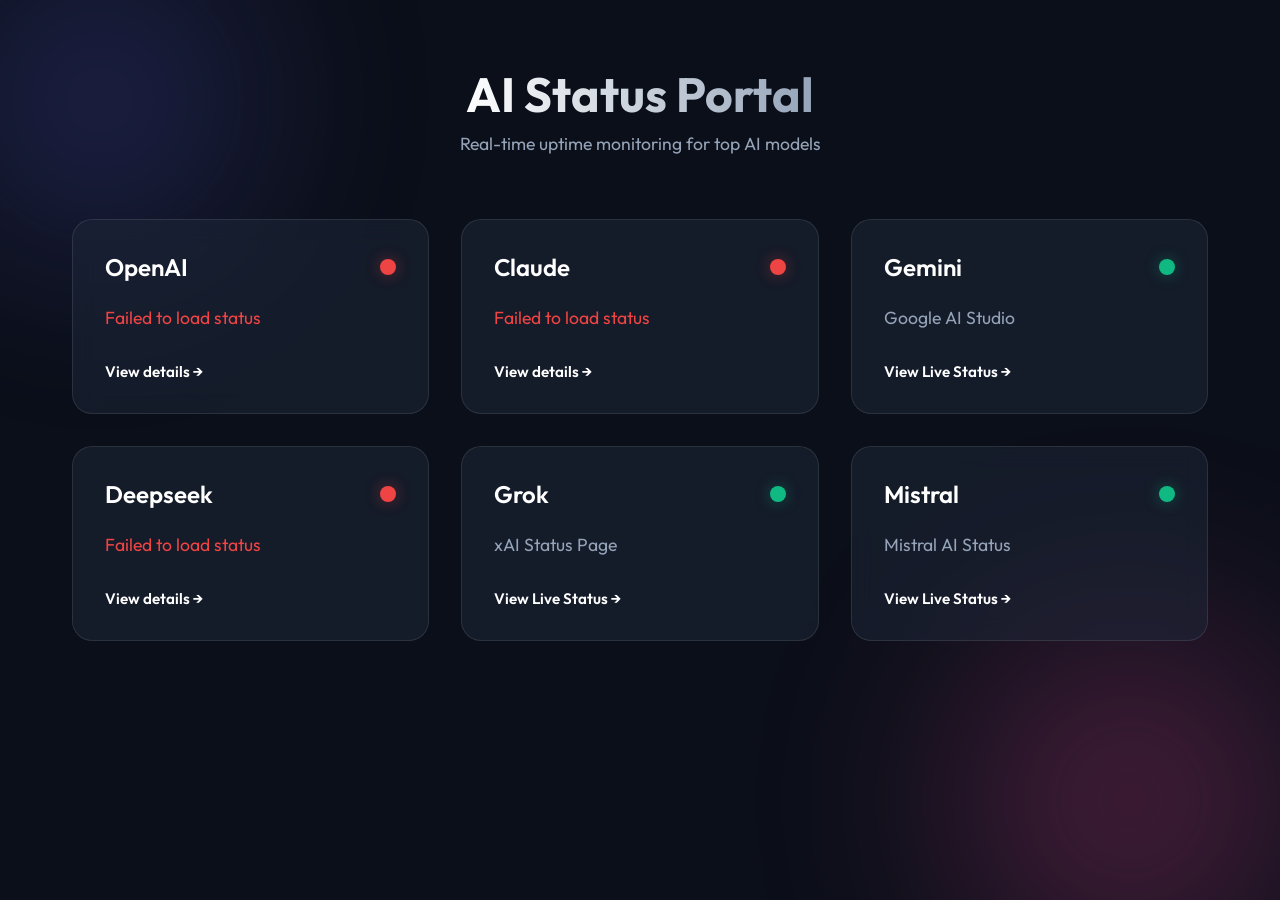
<file: index.html>
<!DOCTYPE html>
<html lang="en">
<head>
    <meta charset="UTF-8">
    <meta name="viewport" content="width=device-width, initial-scale=1.0">
    <title>AI Status Portal</title>
    <meta name="description" content="Live uptime status for major AI APIs including OpenAI, Claude, and Gemini.">
    <link rel="preconnect" href="https://fonts.googleapis.com">
    <link rel="preconnect" href="https://fonts.gstatic.com" crossorigin>
    <link href="https://fonts.googleapis.com/css2?family=Outfit:wght@300;400;600;700&display=swap" rel="stylesheet">
    <link rel="stylesheet" href="style.css">
</head>
<body>
    <div class="background-effects">
        <div class="glow glow-1"></div>
        <div class="glow glow-2"></div>
    </div>

    <main class="container">
        <header>
            <h1>AI Status Portal</h1>
            <p>Real-time uptime monitoring for top AI models</p>
        </header>

        <div class="grid" id="status-grid">
            <!-- OpenAI Card -->
            <div class="card" id="card-openai">
                <div class="card-header">
                    <h2>OpenAI</h2>
                    <span class="status-indicator loading"></span>
                </div>
                <div class="card-body">
                    <p class="status-text">Fetching status...</p>
                </div>
                <div class="card-footer">
                    <a href="https://status.openai.com/" target="_blank" rel="noopener noreferrer">View details &rarr;</a>
                </div>
            </div>

            <!-- Claude Card -->
            <div class="card" id="card-claude">
                <div class="card-header">
                    <h2>Claude</h2>
                    <span class="status-indicator loading"></span>
                </div>
                <div class="card-body">
                    <p class="status-text">Fetching status...</p>
                </div>
                <div class="card-footer">
                    <a href="https://status.claude.com/" target="_blank" rel="noopener noreferrer">View details &rarr;</a>
                </div>
            </div>

            <!-- Gemini Card (Static/Link) -->
            <div class="card" id="card-gemini">
                <div class="card-header">
                    <h2>Gemini</h2>
                    <span class="status-indicator none"></span>
                </div>
                <div class="card-body">
                    <p class="status-text">Google AI Studio</p>
                </div>
                <div class="card-footer">
                    <a href="https://aistudio.google.com/status" target="_blank" rel="noopener noreferrer">View Live Status &rarr;</a>
                </div>
            </div>

            <!-- Deepseek Card -->
            <div class="card" id="card-deepseek">
                <div class="card-header">
                    <h2>Deepseek</h2>
                    <span class="status-indicator loading"></span>
                </div>
                <div class="card-body">
                    <p class="status-text">Fetching status...</p>
                </div>
                <div class="card-footer">
                    <a href="https://status.deepseek.com/" target="_blank" rel="noopener noreferrer">View details &rarr;</a>
                </div>
            </div>

            <!-- Grok Card (Static/Link) -->
            <div class="card" id="card-grok">
                <div class="card-header">
                    <h2>Grok</h2>
                    <span class="status-indicator none"></span>
                </div>
                <div class="card-body">
                    <p class="status-text">xAI Status Page</p>
                </div>
                <div class="card-footer">
                    <a href="https://status.x.ai/grok-com" target="_blank" rel="noopener noreferrer">View Live Status &rarr;</a>
                </div>
            </div>

            <!-- Mistral Card (Static/Link) -->
            <div class="card" id="card-mistral">
                <div class="card-header">
                    <h2>Mistral</h2>
                    <span class="status-indicator none"></span>
                </div>
                <div class="card-body">
                    <p class="status-text">Mistral AI Status</p>
                </div>
                <div class="card-footer">
                    <a href="https://status.mistral.ai/" target="_blank" rel="noopener noreferrer">View Live Status &rarr;</a>
                </div>
            </div>
        </div>
    </main>

    <script src="script.js"></script>
</body>
</html>
</file>
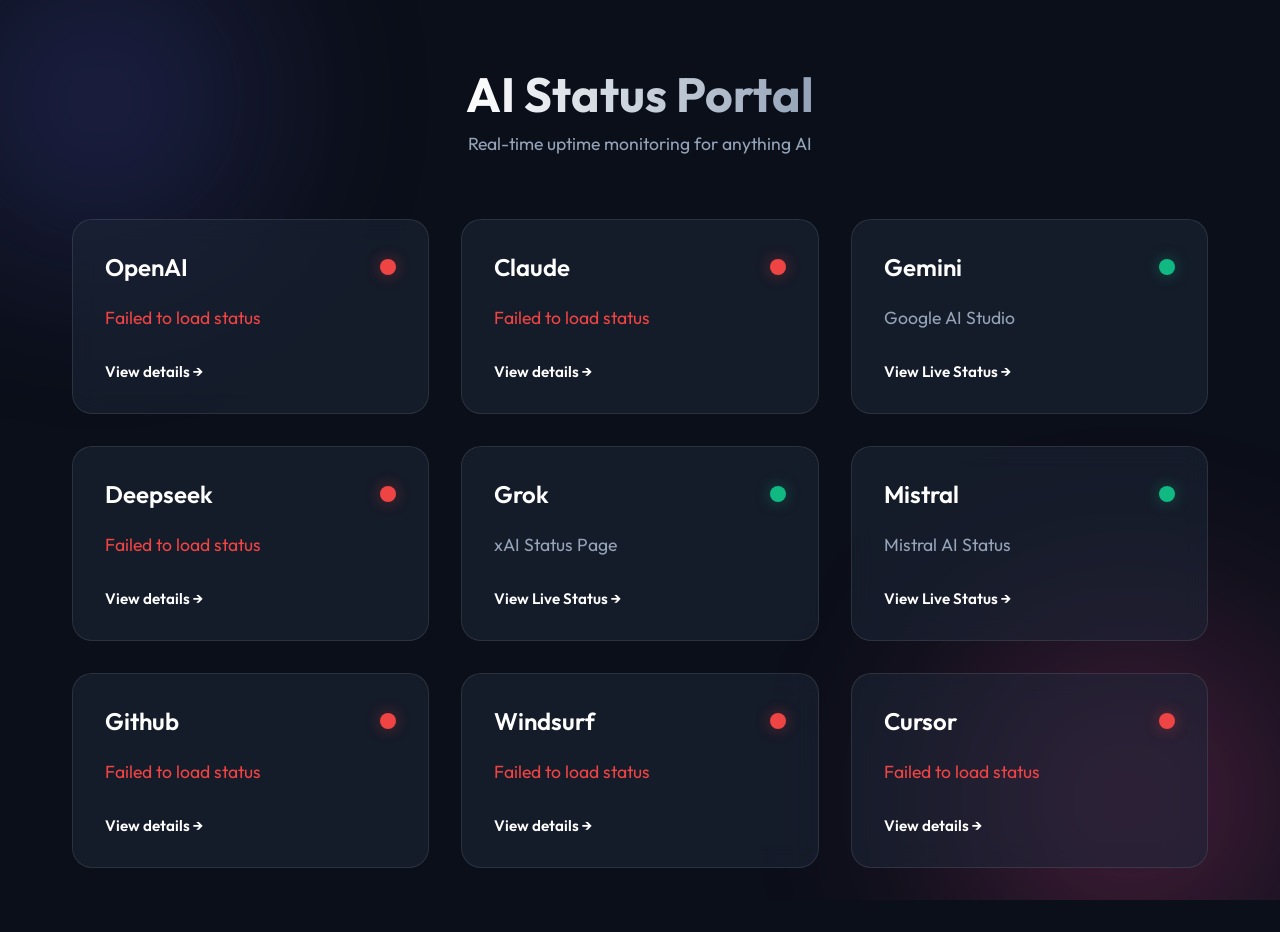
<file: public/index.html>
<!DOCTYPE html>
<html lang="en">

<head>
    <meta charset="UTF-8">
    <meta name="viewport" content="width=device-width, initial-scale=1.0">
    <title>AI Status Portal</title>
    <meta name="description" content="Live uptime status for major AI APIs including OpenAI, Claude, and Gemini.">
    <link rel="preconnect" href="https://fonts.googleapis.com">
    <link rel="preconnect" href="https://fonts.gstatic.com" crossorigin>
    <link href="https://fonts.googleapis.com/css2?family=Outfit:wght@300;400;600;700&display=swap" rel="stylesheet">
    <link rel="stylesheet" href="style.css">
</head>

<body>
    <div class="background-effects">
        <div class="glow glow-1"></div>
        <div class="glow glow-2"></div>
    </div>

    <main class="container">
        <header>
            <h1>AI Status Portal</h1>
            <p>Real-time uptime monitoring for anything AI</p>
        </header>

        <div class="grid" id="status-grid">
            <!-- OpenAI Card -->
            <div class="card" id="card-openai">
                <div class="card-header">
                    <h2>OpenAI</h2>
                    <span class="status-indicator loading"></span>
                </div>
                <div class="card-body">
                    <p class="status-text">Fetching status...</p>
                </div>
                <div class="card-footer">
                    <a href="https://status.openai.com/" target="_blank" rel="noopener noreferrer">View details
                        &rarr;</a>
                </div>
            </div>

            <!-- Claude Card -->
            <div class="card" id="card-claude">
                <div class="card-header">
                    <h2>Claude</h2>
                    <span class="status-indicator loading"></span>
                </div>
                <div class="card-body">
                    <p class="status-text">Fetching status...</p>
                </div>
                <div class="card-footer">
                    <a href="https://status.claude.com/" target="_blank" rel="noopener noreferrer">View details
                        &rarr;</a>
                </div>
            </div>

            <!-- Gemini Card (Static/Link) -->
            <div class="card" id="card-gemini">
                <div class="card-header">
                    <h2>Gemini</h2>
                    <span class="status-indicator none"></span>
                </div>
                <div class="card-body">
                    <p class="status-text">Google AI Studio</p>
                </div>
                <div class="card-footer">
                    <a href="https://aistudio.google.com/status" target="_blank" rel="noopener noreferrer">View Live
                        Status &rarr;</a>
                </div>
            </div>

            <!-- Deepseek Card -->
            <div class="card" id="card-deepseek">
                <div class="card-header">
                    <h2>Deepseek</h2>
                    <span class="status-indicator loading"></span>
                </div>
                <div class="card-body">
                    <p class="status-text">Fetching status...</p>
                </div>
                <div class="card-footer">
                    <a href="https://status.deepseek.com/" target="_blank" rel="noopener noreferrer">View details
                        &rarr;</a>
                </div>
            </div>

            <!-- Grok Card (Static/Link) -->
            <div class="card" id="card-grok">
                <div class="card-header">
                    <h2>Grok</h2>
                    <span class="status-indicator none"></span>
                </div>
                <div class="card-body">
                    <p class="status-text">xAI Status Page</p>
                </div>
                <div class="card-footer">
                    <a href="https://status.x.ai/grok-com" target="_blank" rel="noopener noreferrer">View Live Status
                        &rarr;</a>
                </div>
            </div>

            <!-- Mistral Card (Static/Link) -->
            <div class="card" id="card-mistral">
                <div class="card-header">
                    <h2>Mistral</h2>
                    <span class="status-indicator none"></span>
                </div>
                <div class="card-body">
                    <p class="status-text">Mistral AI Status</p>
                </div>
                <div class="card-footer">
                    <a href="https://status.mistral.ai/" target="_blank" rel="noopener noreferrer">View Live Status
                        &rarr;</a>
                </div>
            </div>
            <!-- Github Card -->
            <div class="card" id="card-github">
                <div class="card-header">
                    <h2>Github</h2>
                    <span class="status-indicator loading"></span>
                </div>
                <div class="card-body">
                    <p class="status-text">Fetching status...</p>
                </div>
                <div class="card-footer">
                    <a href="https://www.githubstatus.com/" target="_blank" rel="noopener noreferrer">View details
                        &rarr;</a>
                </div>
            </div>

            <!-- Windsurf Card -->
            <div class="card" id="card-windsurf">
                <div class="card-header">
                    <h2>Windsurf</h2>
                    <span class="status-indicator loading"></span>
                </div>
                <div class="card-body">
                    <p class="status-text">Fetching status...</p>
                </div>
                <div class="card-footer">
                    <a href="https://status.windsurf.com/" target="_blank" rel="noopener noreferrer">View details
                        &rarr;</a>
                </div>
            </div>

            <!-- Cursor Card -->
            <div class="card" id="card-cursor">
                <div class="card-header">
                    <h2>Cursor</h2>
                    <span class="status-indicator loading"></span>
                </div>
                <div class="card-body">
                    <p class="status-text">Fetching status...</p>
                </div>
                <div class="card-footer">
                    <a href="https://status.cursor.com/" target="_blank" rel="noopener noreferrer">View details
                        &rarr;</a>
                </div>
            </div>
        </div>
    </main>

    <script src="script.js"></script>
</body>

</html>
</file>
<file: style.css>
:root {
    --bg-color: #0b0f19;
    --text-primary: #ffffff;
    --text-secondary: #94a3b8;
    --card-bg: rgba(30, 41, 59, 0.5);
    --card-border: rgba(255, 255, 255, 0.1);
    
    --status-green: #10b981;
    --status-green-glow: rgba(16, 185, 129, 0.4);
    
    --status-yellow: #f59e0b;
    --status-yellow-glow: rgba(245, 158, 11, 0.4);
    
    --status-red: #ef4444;
    --status-red-glow: rgba(239, 68, 68, 0.4);

    --status-loading: #6366f1;
}

* {
    margin: 0;
    padding: 0;
    box-sizing: border-box;
}

body {
    font-family: 'Outfit', sans-serif;
    background-color: var(--bg-color);
    color: var(--text-primary);
    min-height: 100vh;
    display: flex;
    flex-direction: column;
    align-items: center;
    position: relative;
    overflow-x: hidden;
}

/* Background Effects */
.background-effects {
    position: fixed;
    top: 0;
    left: 0;
    width: 100%;
    height: 100%;
    z-index: -1;
    overflow: hidden;
    pointer-events: none;
}

.glow {
    position: absolute;
    border-radius: 50%;
    filter: blur(100px);
    opacity: 0.4;
    animation: float 10s infinite ease-in-out alternate;
}

.glow-1 {
    width: 400px;
    height: 400px;
    background: radial-gradient(circle, #6366f1, transparent 70%);
    top: -100px;
    left: -100px;
}

.glow-2 {
    width: 500px;
    height: 500px;
    background: radial-gradient(circle, #ec4899, transparent 70%);
    bottom: -150px;
    right: -100px;
    animation-delay: -5s;
}

@keyframes float {
    0% { transform: translate(0, 0) scale(1); }
    100% { transform: translate(30px, 50px) scale(1.1); }
}

/* Container & Header */
.container {
    width: 100%;
    max-width: 1200px;
    padding: 4rem 2rem;
    display: flex;
    flex-direction: column;
    align-items: center;
}

header {
    text-align: center;
    margin-bottom: 4rem;
}

header h1 {
    font-size: 3rem;
    font-weight: 700;
    background: linear-gradient(to right, #fff, #94a3b8);
    -webkit-background-clip: text;
    color: transparent;
    margin-bottom: 0.5rem;
}

header p {
    font-size: 1.1rem;
    color: var(--text-secondary);
}

/* Grid & Cards */
.grid {
    display: grid;
    grid-template-columns: repeat(auto-fit, minmax(280px, 1fr));
    gap: 2rem;
    width: 100%;
}

.card {
    background: var(--card-bg);
    border: 1px solid var(--card-border);
    border-radius: 20px;
    padding: 2rem;
    backdrop-filter: blur(12px);
    -webkit-backdrop-filter: blur(12px);
    transition: transform 0.3s ease, box-shadow 0.3s ease;
    display: flex;
    flex-direction: column;
    height: 100%;
}

.card:hover {
    transform: translateY(-5px);
    box-shadow: 0 10px 30px rgba(0, 0, 0, 0.5);
    border-color: rgba(255, 255, 255, 0.2);
}

.card-header {
    display: flex;
    justify-content: space-between;
    align-items: center;
    margin-bottom: 1.5rem;
}

.card-header h2 {
    font-size: 1.5rem;
    font-weight: 600;
}

/* Indicators */
.status-indicator {
    width: 16px;
    height: 16px;
    border-radius: 50%;
    position: relative;
    box-shadow: 0 0 10px var(--status-loading);
    background-color: var(--status-loading);
    animation: pulse 2s infinite;
}

.status-indicator.none {
    background-color: var(--status-green);
    box-shadow: 0 0 15px var(--status-green-glow);
}

.status-indicator.minor {
    background-color: var(--status-yellow);
    box-shadow: 0 0 15px var(--status-yellow-glow);
}

.status-indicator.major, 
.status-indicator.critical {
    background-color: var(--status-red);
    box-shadow: 0 0 15px var(--status-red-glow);
}

@keyframes pulse {
    0% { transform: scale(0.95); opacity: 0.8; }
    50% { transform: scale(1.05); opacity: 1; }
    100% { transform: scale(0.95); opacity: 0.8; }
}

.card-body {
    flex-grow: 1;
    margin-bottom: 2rem;
}

.status-text {
    font-size: 1.1rem;
    color: var(--text-secondary);
}

.status-text.operational {
    color: var(--status-green);
}

.status-text.degraded {
    color: var(--status-yellow);
}

.status-text.outage {
    color: var(--status-red);
}

/* Footer Link */
.card-footer a {
    color: var(--text-primary);
    text-decoration: none;
    font-size: 0.95rem;
    font-weight: 600;
    transition: color 0.2s ease;
    display: inline-flex;
    align-items: center;
}

.card-footer a:hover {
    color: #6366f1;
}

@media (max-width: 768px) {
    header h1 {
        font-size: 2.5rem;
    }
}
</file>
<file: public/style.css>
:root {
    --bg-color: #0b0f19;
    --text-primary: #ffffff;
    --text-secondary: #94a3b8;
    --card-bg: rgba(30, 41, 59, 0.5);
    --card-border: rgba(255, 255, 255, 0.1);
    
    --status-green: #10b981;
    --status-green-glow: rgba(16, 185, 129, 0.4);
    
    --status-yellow: #f59e0b;
    --status-yellow-glow: rgba(245, 158, 11, 0.4);
    
    --status-red: #ef4444;
    --status-red-glow: rgba(239, 68, 68, 0.4);

    --status-loading: #6366f1;
}

* {
    margin: 0;
    padding: 0;
    box-sizing: border-box;
}

body {
    font-family: 'Outfit', sans-serif;
    background-color: var(--bg-color);
    color: var(--text-primary);
    min-height: 100vh;
    display: flex;
    flex-direction: column;
    align-items: center;
    position: relative;
    overflow-x: hidden;
}

/* Background Effects */
.background-effects {
    position: fixed;
    top: 0;
    left: 0;
    width: 100%;
    height: 100%;
    z-index: -1;
    overflow: hidden;
    pointer-events: none;
}

.glow {
    position: absolute;
    border-radius: 50%;
    filter: blur(100px);
    opacity: 0.4;
    animation: float 10s infinite ease-in-out alternate;
}

.glow-1 {
    width: 400px;
    height: 400px;
    background: radial-gradient(circle, #6366f1, transparent 70%);
    top: -100px;
    left: -100px;
}

.glow-2 {
    width: 500px;
    height: 500px;
    background: radial-gradient(circle, #ec4899, transparent 70%);
    bottom: -150px;
    right: -100px;
    animation-delay: -5s;
}

@keyframes float {
    0% { transform: translate(0, 0) scale(1); }
    100% { transform: translate(30px, 50px) scale(1.1); }
}

/* Container & Header */
.container {
    width: 100%;
    max-width: 1200px;
    padding: 4rem 2rem;
    display: flex;
    flex-direction: column;
    align-items: center;
}

header {
    text-align: center;
    margin-bottom: 4rem;
}

header h1 {
    font-size: 3rem;
    font-weight: 700;
    background: linear-gradient(to right, #fff, #94a3b8);
    -webkit-background-clip: text;
    color: transparent;
    margin-bottom: 0.5rem;
}

header p {
    font-size: 1.1rem;
    color: var(--text-secondary);
}

/* Grid & Cards */
.grid {
    display: grid;
    grid-template-columns: repeat(auto-fit, minmax(280px, 1fr));
    gap: 2rem;
    width: 100%;
}

.card {
    background: var(--card-bg);
    border: 1px solid var(--card-border);
    border-radius: 20px;
    padding: 2rem;
    backdrop-filter: blur(12px);
    -webkit-backdrop-filter: blur(12px);
    transition: transform 0.3s ease, box-shadow 0.3s ease;
    display: flex;
    flex-direction: column;
    height: 100%;
}

.card:hover {
    transform: translateY(-5px);
    box-shadow: 0 10px 30px rgba(0, 0, 0, 0.5);
    border-color: rgba(255, 255, 255, 0.2);
}

.card-header {
    display: flex;
    justify-content: space-between;
    align-items: center;
    margin-bottom: 1.5rem;
}

.card-header h2 {
    font-size: 1.5rem;
    font-weight: 600;
}

/* Indicators */
.status-indicator {
    width: 16px;
    height: 16px;
    border-radius: 50%;
    position: relative;
    box-shadow: 0 0 10px var(--status-loading);
    background-color: var(--status-loading);
    animation: pulse 2s infinite;
}

.status-indicator.none {
    background-color: var(--status-green);
    box-shadow: 0 0 15px var(--status-green-glow);
}

.status-indicator.minor {
    background-color: var(--status-yellow);
    box-shadow: 0 0 15px var(--status-yellow-glow);
}

.status-indicator.major, 
.status-indicator.critical {
    background-color: var(--status-red);
    box-shadow: 0 0 15px var(--status-red-glow);
}

@keyframes pulse {
    0% { transform: scale(0.95); opacity: 0.8; }
    50% { transform: scale(1.05); opacity: 1; }
    100% { transform: scale(0.95); opacity: 0.8; }
}

.card-body {
    flex-grow: 1;
    margin-bottom: 2rem;
}

.status-text {
    font-size: 1.1rem;
    color: var(--text-secondary);
}

.status-text.operational {
    color: var(--status-green);
}

.status-text.degraded {
    color: var(--status-yellow);
}

.status-text.outage {
    color: var(--status-red);
}

/* Footer Link */
.card-footer a {
    color: var(--text-primary);
    text-decoration: none;
    font-size: 0.95rem;
    font-weight: 600;
    transition: color 0.2s ease;
    display: inline-flex;
    align-items: center;
}

.card-footer a:hover {
    color: #6366f1;
}

@media (max-width: 768px) {
    header h1 {
        font-size: 2.5rem;
    }
}
</file>
